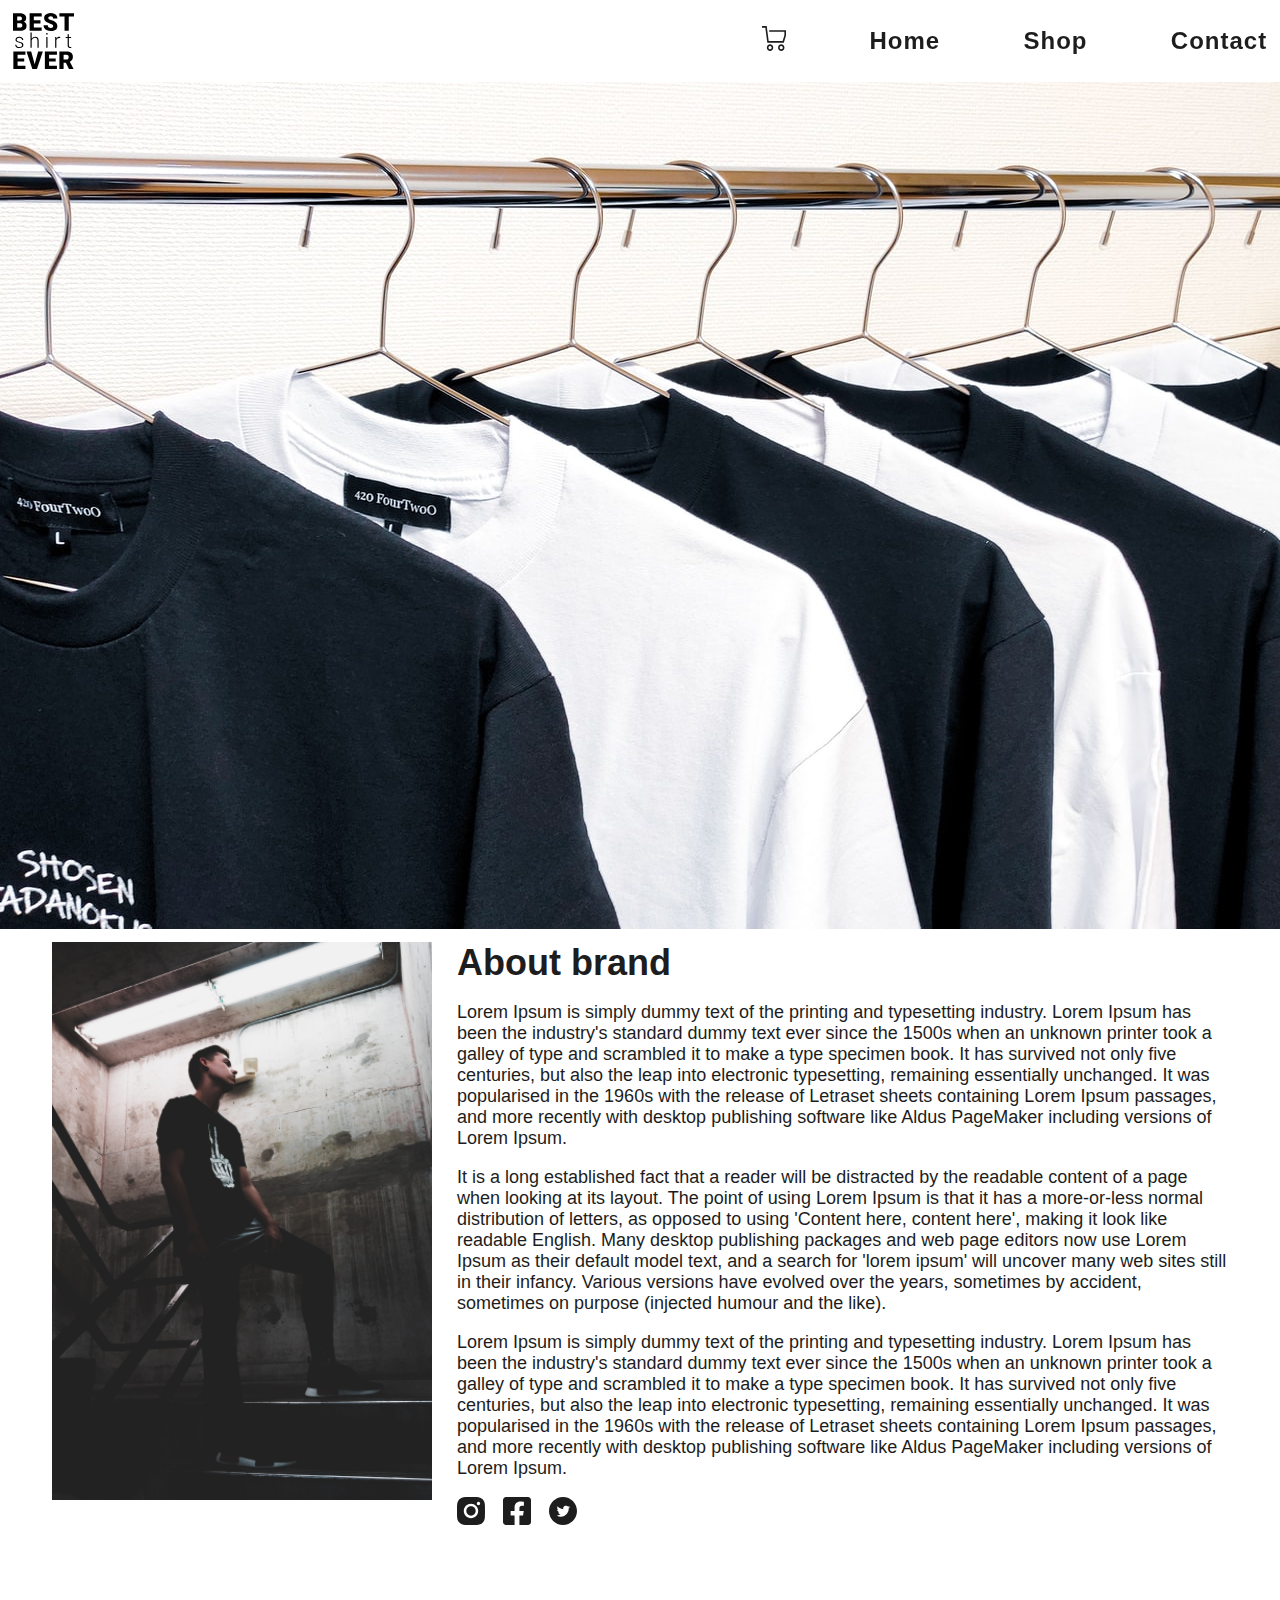
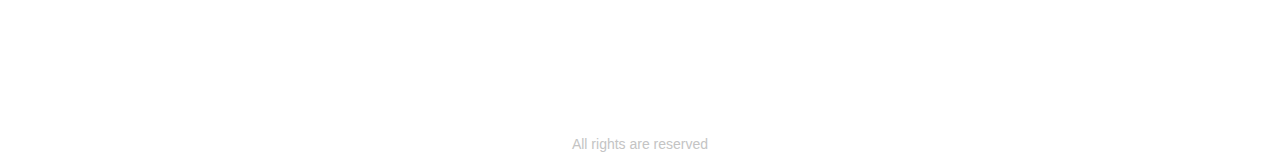
<file: index.html>
<!DOCTYPE html>
<html lang="ru">

<head>
    <meta charset="utf-8">
    <meta name="description"
        content="Hi, everybody. I'm Dmitry and I'm a software engineer. This is my Lab 8.">
        <title>Pimushkin Dmitry</title>
    <link rel="stylesheet" href="css/Home_style.css">

    
</head>

<body id="page-top">
    <nav class="navbar" >
        <!-- контейнер -->
        <a class="logo" href="#page-top">
            <img src="Images/nav_Logo.svg">
        </a>
        <div class="nav_elements">
            
            <!-- кнопка навигации для мобильного режима -->
            <!-- <button></button> -->
            <div class="nav_items">
                <!-- создаём список... -->
                <ul class="ul_nav Maintxt" style="font-size: 24px; font-weight: 550; letter-spacing:1px;">
                    <!-- неупорядоченный -->
                    <dt role="presentation"><a href="index.html"><img src="Images/cart.svg"></a></dt>
                    <dt role="presentation"><a href="index.html">Home</a></dt>
                    <dt role="presentation"><a href="Shop.html" >Shop</a></dt>
                    <dt role="presentation"><a href="Contact.html">Contact</a></dt>
                </ul>
            </div>
        </div>
    </nav>
    <header>
        <!-- контейнер, который будет захватывать навигацию -->
        <div class="intro">
            <!-- содержимое стартовой страницы -->
            <img src="Images/photo-1604898426702-4b4f1c5e973a.jfif">
        </div>
        
    </header>
    <main>
        <section class="about center" id="about">
            <!-- контейнер -->
            <div>
                <!-- строка -->
                <div class="AboutHead">
                    <!-- колонна -->
                     <div>
                        <img id="MyPhoto" src="Images/ian-dooley-pB7dccwGFTM-unsplash 1.png" style="margin-right:2.5rem; height: 95%; "> 


                        </div>
                    <div class="TxtGroup">
                        
                        <!-- фотография -->
                       
                        <div>
                            <h2 class="Maintxt">About brand</h2>
                        </div>
                        <div class="aboutTxt Secondarytxt">
                            <p>Lorem Ipsum is simply dummy text of the printing and typesetting industry.
                            Lorem Ipsum has been the industry's standard dummy text ever since the 1500s
                            when an unknown printer took a galley of type and scrambled it to make a type specimen book.
                            It has survived not only five centuries, but also the leap into electronic typesetting,
                            remaining essentially unchanged. It was popularised in the 1960s with the release of Letraset
                            sheets containing Lorem Ipsum passages, and more recently with desktop publishing software
                            like Aldus PageMaker including versions of Lorem Ipsum.</p>
                            <p>
                                It is a long established fact that a reader will be distracted by the readable content
                                of a page when looking at its layout. The point of using Lorem Ipsum is that it has
                                a more-or-less normal distribution of letters, as opposed to using 'Content here,
                                content here', making it look like readable English. Many desktop publishing packages
                                and web page editors now use Lorem Ipsum as their default model text, and a search for
                                'lorem ipsum' will uncover many web sites still in their infancy. Various versions have
                                evolved over the years, sometimes by accident, sometimes on purpose (injected humour
                                and the like). 
                            </p>
                            <p>Lorem Ipsum is simply dummy text of the printing and typesetting industry.
                                Lorem Ipsum has been the industry's standard dummy text ever since the 1500s
                                when an unknown printer took a galley of type and scrambled it to make a type specimen book.
                                It has survived not only five centuries, but also the leap into electronic typesetting,
                                remaining essentially unchanged. It was popularised in the 1960s with the release of Letraset
                                sheets containing Lorem Ipsum passages, and more recently with desktop publishing software
                                like Aldus PageMaker including versions of Lorem Ipsum.</p>
                                <p>
                        </div>
                        <div class="social">
                            
                            <a href="https://www.instagram.com/">
                                <img src="Images/insta.svg">
                            </a>
                            <a href="https://www.facebook.com/">
                                <img src="Images/facebook.svg">
                            </a>
                            <a href="https://twitter.com/">
                                <img src="Images/twitter.svg">
                            </a>
                        </div>
                    </div>
                    


               
    </main>
    <footer>
   <p class="rights">All rights are reserved</p>
    </footer>


</html>
</file>
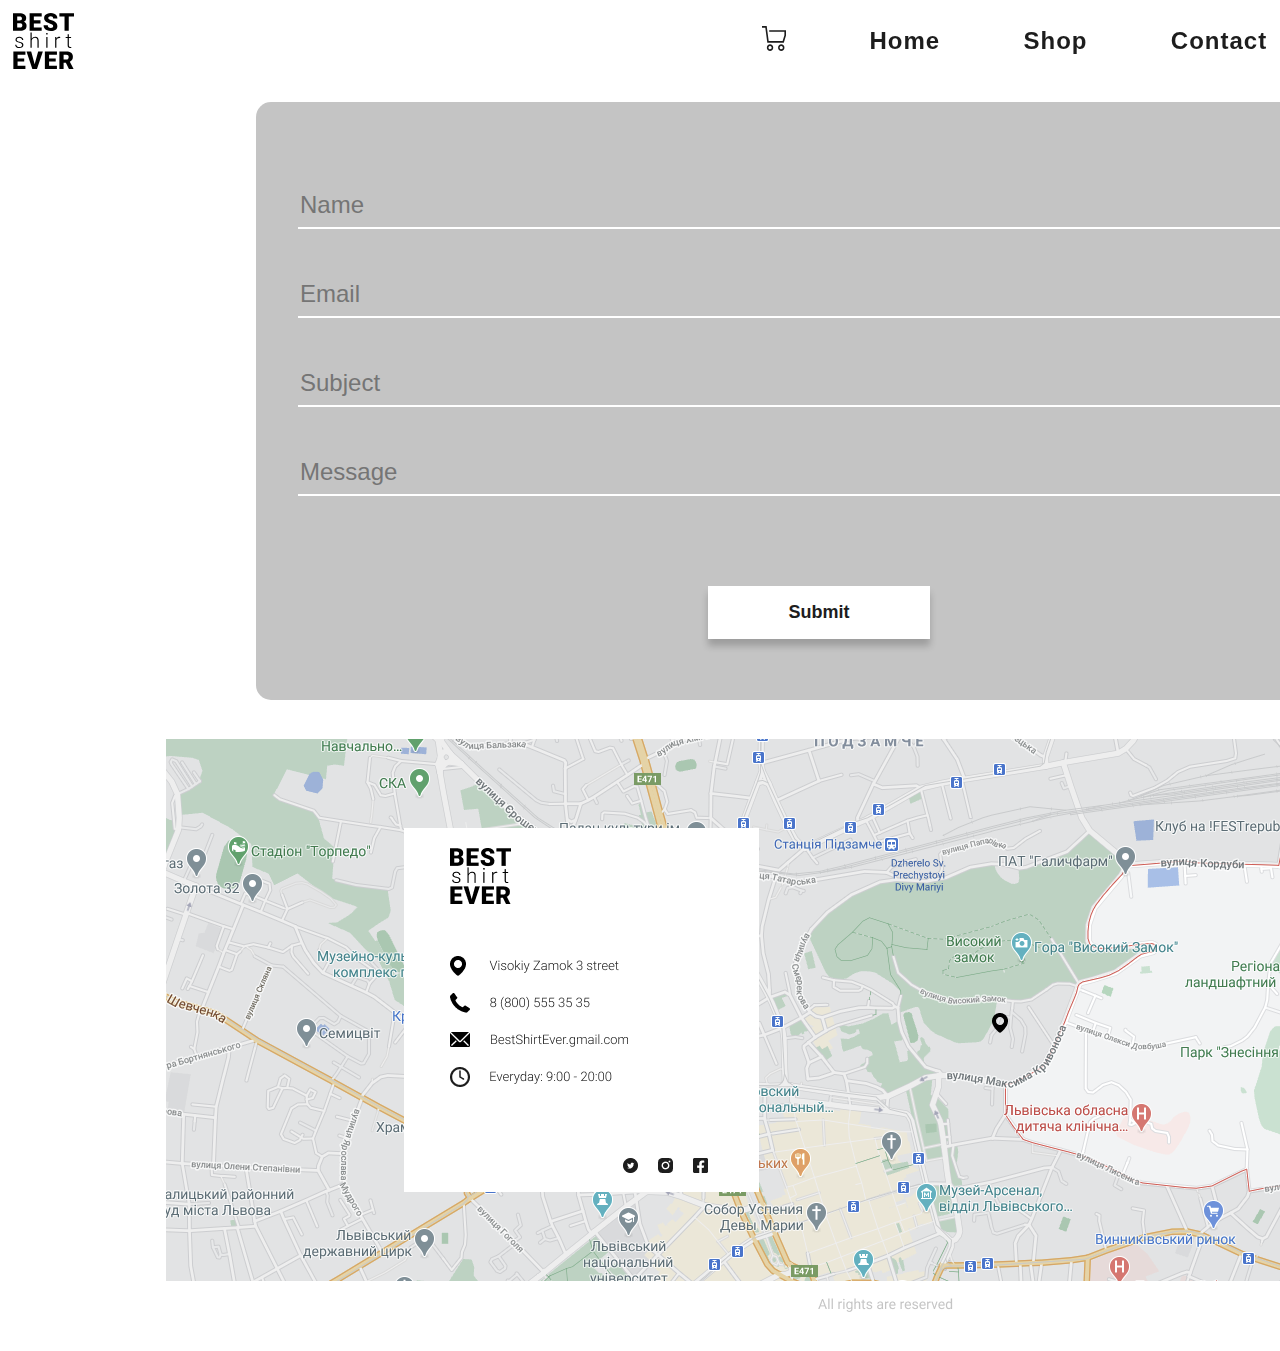
<file: Contact.html>
<!DOCTYPE html>
<html lang="ru">

<head>
    <meta charset="utf-8">
    <meta name="description"
    content="Hi, everybody. I'm Dmitry and I'm a software engineer. This is my Lab 8.">
    <title>Pimushkin Dmitry</title>
    <link rel="stylesheet" href="css/Contact_style.css">

</head>

<body id="page-top">
    <nav class="navbar" >
        <!-- контейнер -->
        <a class="logo" href="#page-top">
            <img src="Images/nav_Logo.svg">
        </a>
        <div class="nav_elements">
            
            <!-- кнопка навигации для мобильного режима -->
            <!-- <button></button> -->
            <div class="nav_items">
                <!-- создаём список... -->
                <ul class="ul_nav Maintxt" style="font-size: 24px; font-weight: 550; letter-spacing:1px; font-family: Arial, Helvetica, sans-serif;">
                    <!-- неупорядоченный -->
                    <dt role="presentation"><a href="index.html"><img src="Images/cart.svg"></a></dt>
                    <dt role="presentation"><a href="index.html">Home</a></dt>
                    <dt role="presentation"><a href="Shop.html" >Shop</a></dt>
                    <dt role="presentation"><a href="Contact.html">Contact</a></dt>
                </ul>
            </div>
        </div>
    </nav>
    <header>
        <!-- контейнер, который будет захватывать навигацию -->
        <div class="intro">
            <!-- содержимое стартовой страницы -->

        </div>
        
    </header>
    <main> 
             <div class="contactForm">
                <form  id="contactForm" name="contactForm">
                    <!-- строка -->
                    <div class="FormInputs">
                        <!-- колонна -->
                        <div class="Maintxt">
                            <div style="margin: 42px;"><input type="text" id="name"
                                    placeholder="Name" required /><small
                                    ></small></div>
                            <div style="margin: 42px;"><input type="email" id="email"
                                    placeholder="Email" required /><small
                                    ></small></div>
                        </div>
                        <!-- колонна -->
                        <div>
                            <div style="margin: 42px;"><input class="form-control" id="subject"
                                    placeholder="Subject" required></input><small
                                    ></small></div>
                        </div>
                        <!-- колонна -->
                        <div style="margin: 42px;">
                            <div><input class="form-control" id="message"
                                    placeholder="Message" required></input><small></small></div>
                        </div>
                        <!-- колонна -->
                        <div>
                            <button id="submitButton" type="submit">Submit</button>
                        </div>

                    </div>
                </form>
            </div>

         <img src="Images/map.png"style="position:relative;left:13%;margin-top:3%;">

    </main>
    <footer>

    </footer>


</html>
</file>
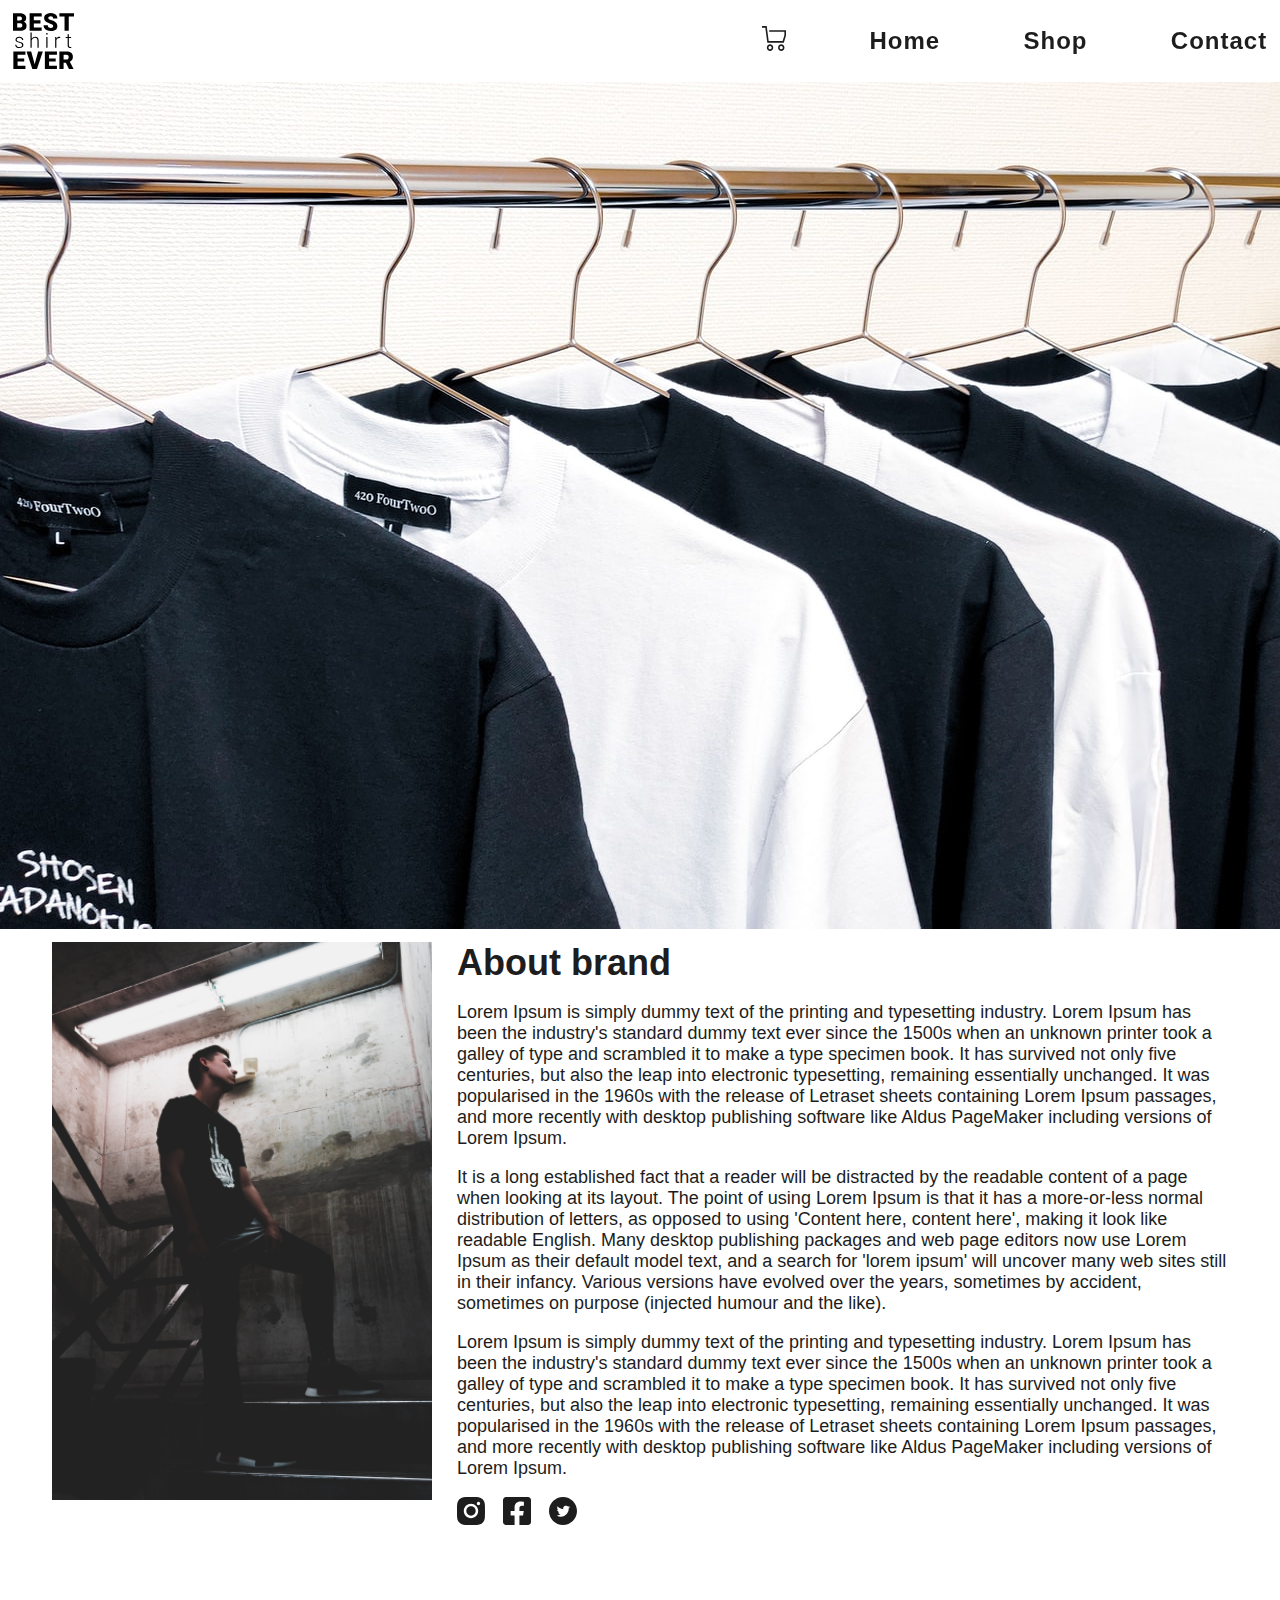
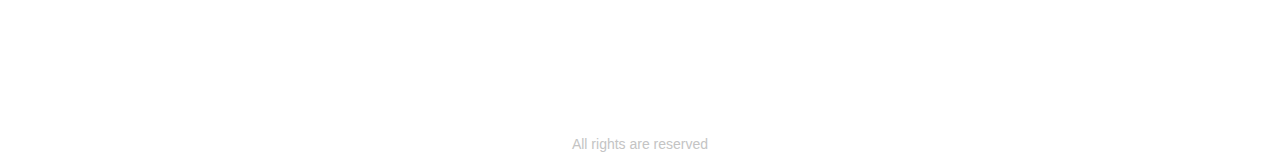
<file: Home.html>
<!DOCTYPE html>
<html lang="ru">

<head>
    <meta charset="utf-8">
    <meta name="description"
        content="Hi, everybody. I'm Dmitry and I'm a software engineer. This is my Lab 8.">
        <title>Pimushkin Dmitry</title>
    <link rel="stylesheet" href="css/Home_style.css">

    
</head>

<body id="page-top">
    <nav class="navbar" >
        <!-- контейнер -->
        <a class="logo" href="#page-top">
            <img src="Images/nav_Logo.svg">
        </a>
        <div class="nav_elements">
            
            <!-- кнопка навигации для мобильного режима -->
            <!-- <button></button> -->
            <div class="nav_items">
                <!-- создаём список... -->
                <ul class="ul_nav Maintxt" style="font-size: 24px; font-weight: 550; letter-spacing:1px;">
                    <!-- неупорядоченный -->
                    <dt role="presentation"><a href="Home.html"><img src="Images/cart.svg"></a></dt>
                    <dt role="presentation"><a href="Home.html">Home</a></dt>
                    <dt role="presentation"><a href="Shop.html" >Shop</a></dt>
                    <dt role="presentation"><a href="Contact.html">Contact</a></dt>
                </ul>
            </div>
        </div>
    </nav>
    <header>
        <!-- контейнер, который будет захватывать навигацию -->
        <div class="intro">
            <!-- содержимое стартовой страницы -->
            <img src="Images/photo-1604898426702-4b4f1c5e973a.jfif">
        </div>
        
    </header>
    <main>
        <section class="about center" id="about">
            <!-- контейнер -->
            <div>
                <!-- строка -->
                <div class="AboutHead">
                    <!-- колонна -->
                     <div>
                        <img id="MyPhoto" src="Images/ian-dooley-pB7dccwGFTM-unsplash 1.png" style="margin-right:2.5rem; height: 95%; "> 


                        </div>
                    <div class="TxtGroup">
                        
                        <!-- фотография -->
                       
                        <div>
                            <h2 class="Maintxt">About brand</h2>
                        </div>
                        <div class="aboutTxt Secondarytxt">
                            <p>Lorem Ipsum is simply dummy text of the printing and typesetting industry.
                            Lorem Ipsum has been the industry's standard dummy text ever since the 1500s
                            when an unknown printer took a galley of type and scrambled it to make a type specimen book.
                            It has survived not only five centuries, but also the leap into electronic typesetting,
                            remaining essentially unchanged. It was popularised in the 1960s with the release of Letraset
                            sheets containing Lorem Ipsum passages, and more recently with desktop publishing software
                            like Aldus PageMaker including versions of Lorem Ipsum.</p>
                            <p>
                                It is a long established fact that a reader will be distracted by the readable content
                                of a page when looking at its layout. The point of using Lorem Ipsum is that it has
                                a more-or-less normal distribution of letters, as opposed to using 'Content here,
                                content here', making it look like readable English. Many desktop publishing packages
                                and web page editors now use Lorem Ipsum as their default model text, and a search for
                                'lorem ipsum' will uncover many web sites still in their infancy. Various versions have
                                evolved over the years, sometimes by accident, sometimes on purpose (injected humour
                                and the like). 
                            </p>
                            <p>Lorem Ipsum is simply dummy text of the printing and typesetting industry.
                                Lorem Ipsum has been the industry's standard dummy text ever since the 1500s
                                when an unknown printer took a galley of type and scrambled it to make a type specimen book.
                                It has survived not only five centuries, but also the leap into electronic typesetting,
                                remaining essentially unchanged. It was popularised in the 1960s with the release of Letraset
                                sheets containing Lorem Ipsum passages, and more recently with desktop publishing software
                                like Aldus PageMaker including versions of Lorem Ipsum.</p>
                                <p>
                        </div>
                        <div class="social">
                            
                            <a href="https://www.instagram.com/">
                                <img src="Images/insta.svg">
                            </a>
                            <a href="https://www.facebook.com/">
                                <img src="Images/facebook.svg">
                            </a>
                            <a href="https://twitter.com/">
                                <img src="Images/twitter.svg">
                            </a>
                        </div>
                    </div>
                    


               
    </main>
    <footer>
   <p class="rights">All rights are reserved</p>
    </footer>


</html>
</file>
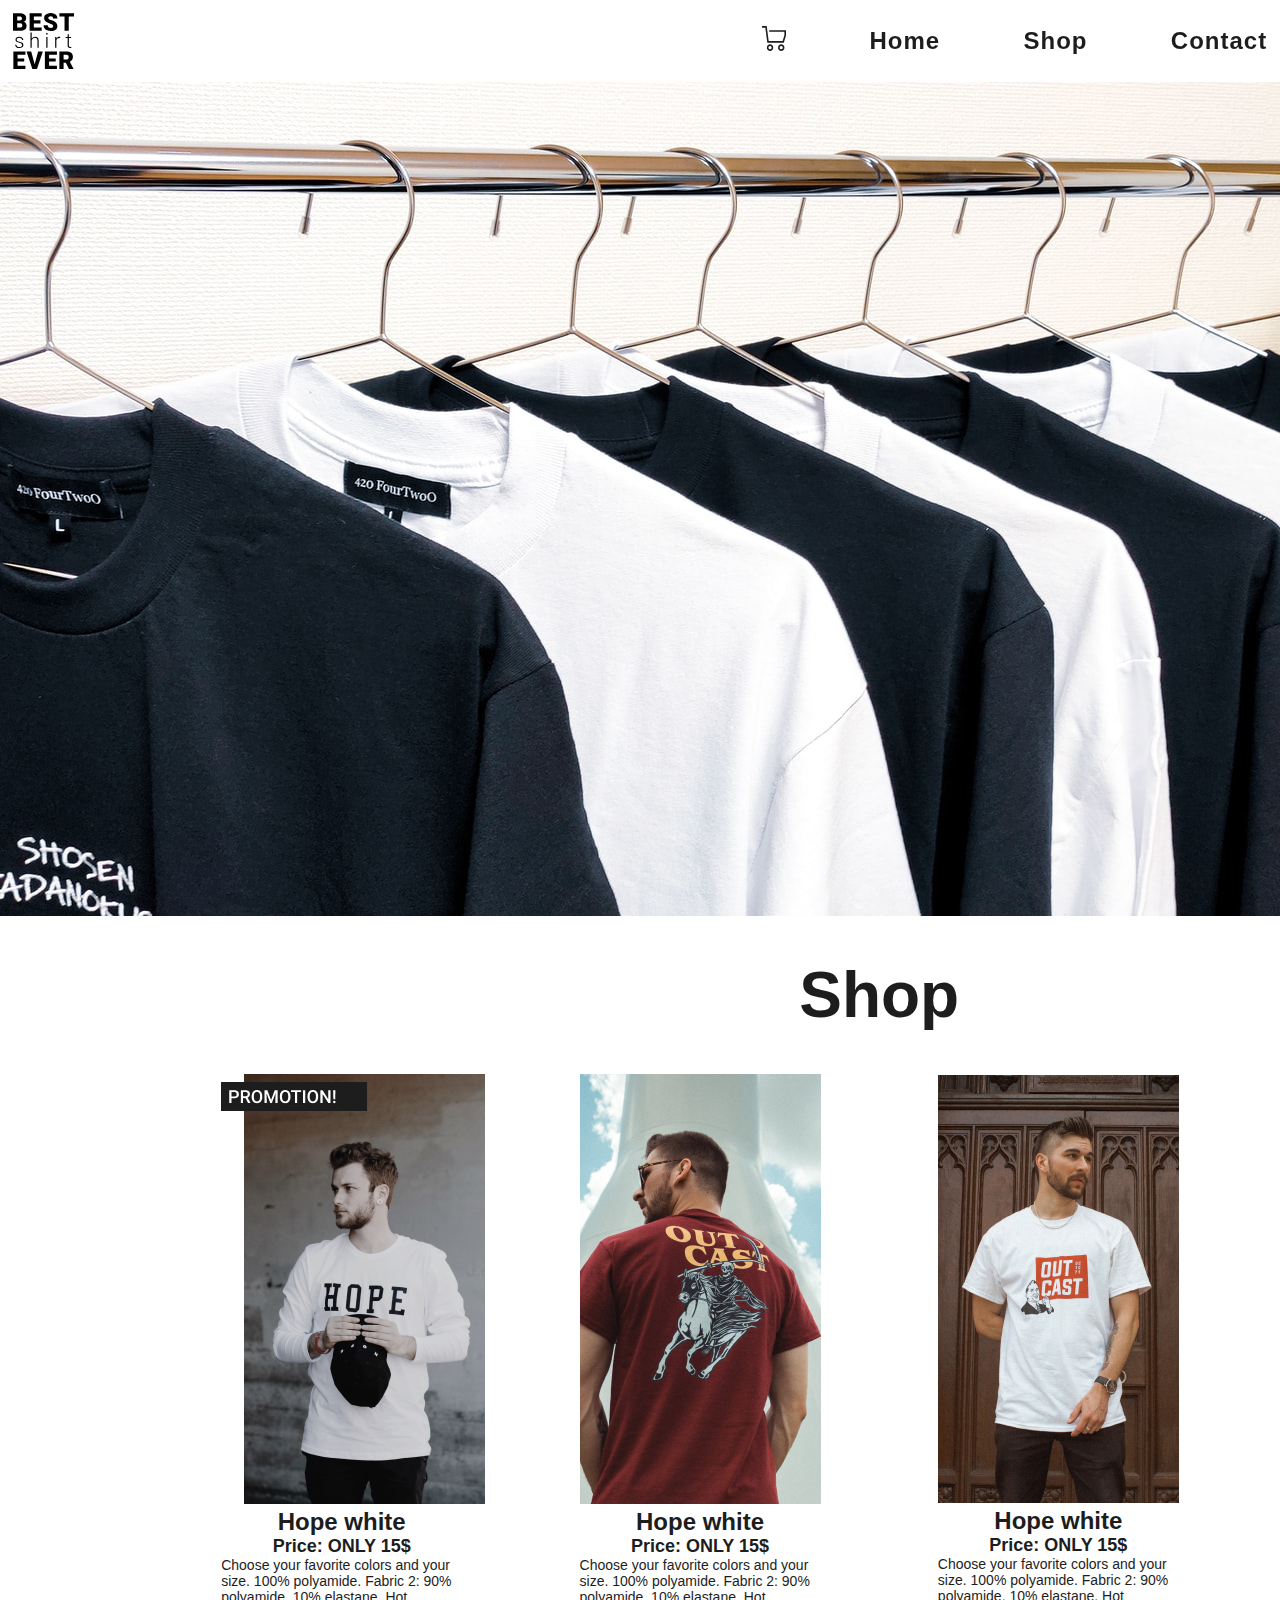
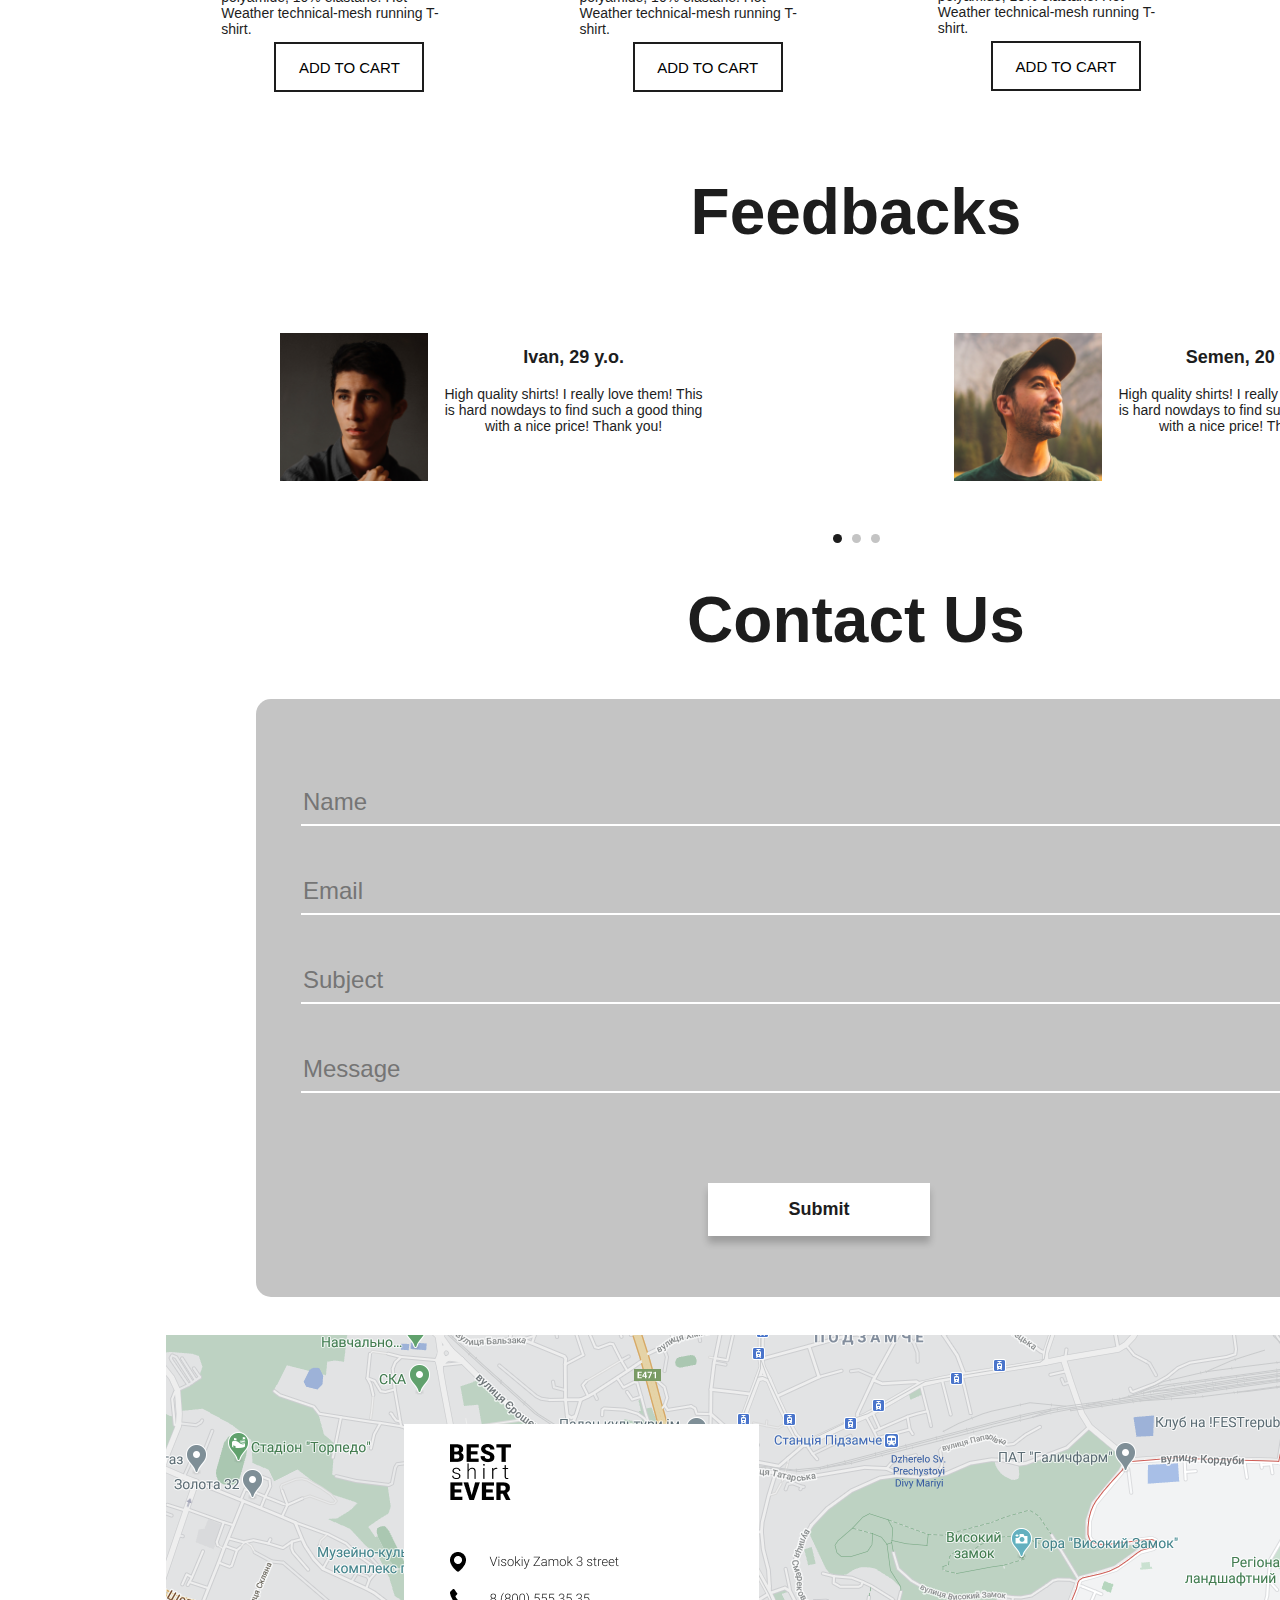
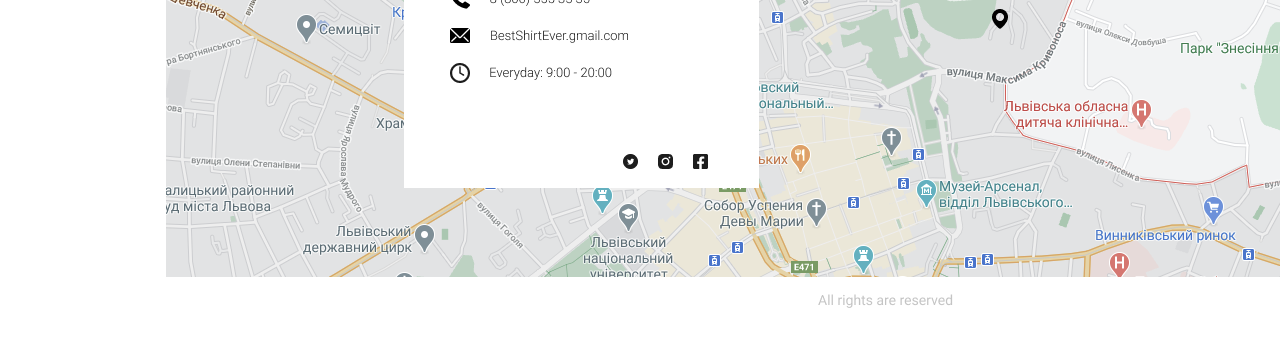
<file: Shop.html>
<!DOCTYPE html>
<html lang="ru">

<head>
    <meta charset="utf-8">
    <meta name="description"
    content="Hi, everybody. I'm Dmitry and I'm a software engineer. This is my Lab 8.">
        <title>Pimushkin Dmitry</title>
    <link rel="stylesheet" href="css/Shop_style.css">

   
</head>

<body id="page-top">
    <nav class="navbar" >
        <!-- контейнер -->
        <a class="logo" href="#page-top">
            <img src="Images/nav_Logo.svg">
        </a>
        <div class="nav_elements">
            
            <!-- кнопка навигации для мобильного режима -->
            <!-- <button></button> -->
            <div class="nav_items">
                <!-- создаём список... -->
                <ul class="ul_nav Maintxt" style="font-size: 24px; font-weight: 550; letter-spacing:1px; font-family: Arial, Helvetica, sans-serif;">
                    <!-- неупорядоченный -->
                    <dt role="presentation"><a href="index.html"><img src="Images/cart.svg"></a></dt>
                    <dt role="presentation"><a href="index.html">Home</a></dt>
                    <dt role="presentation"><a href="Shop.html" >Shop</a></dt>
                    <dt role="presentation"><a href="Contact.html">Contact</a></dt>
                </ul>
            </div>
        </div>
    </nav>
    <header>
        <!-- контейнер, который будет захватывать навигацию -->
        <div class="intro">
            <!-- содержимое стартовой страницы -->
            <img src="Images/photo-1604898426702-4b4f1c5e973a.jfif">
        </div>
        
    </header>
    <main>
        <section class="about" id="about">
            <div>
                <h2 >Shop</h2>
            </div>
            <div class="products">
                <div class="product">
                    <img src="Images/photo_product1.png">
                    <p class="Secondarytxt" style="text-align: center; margin: 0;">Hope white</p>
                    <p class="Secondarytxt" style="text-align: center; margin: 0; font-size: 18px;">Price: ONLY 
                        15$</p>
                    <p style="margin: 0;  font-family:Arial, Helvetica, sans-serif, sans-serif;
                    font-style: normal; font-size: 14px;">Choose your favorite colors and your size.
                        100% polyamide. Fabric 2: 90% polyamide,
                        10% elastane. Hot Weather technical-mesh
                        running T-shirt.</p>
                        <button class="ShopBTN" title="ADD TO CART">
                            <P style="font-size: 15px; margin: 0;">ADD TO CART</P>
                        </button>
                </div>
                <div class="product">
                    <img src="Images/photo_product2.png">
                    <p class="Secondarytxt" style="text-align: center; margin: 0;">Hope white</p>
                    <p class="Secondarytxt" style="text-align: center; margin: 0; font-size: 18px;">Price: ONLY 
                        15$</p>
                    <p style="margin: 0;  font-family:Arial, Helvetica, sans-serif, sans-serif;
                    font-style: normal; font-size: 14px;">Choose your favorite colors and your size.
                        100% polyamide. Fabric 2: 90% polyamide,
                        10% elastane. Hot Weather technical-mesh
                        running T-shirt.</p>
                        <button class="ShopBTN" title="ADD TO CART">
                            <P style="font-size: 15px; margin: 0;">ADD TO CART</P>
                        </button>
                </div>
                <div class="product">
                    <img src="Images/photo_product3.png">
                    <p class="Secondarytxt" style="text-align: center; margin: 0;">Hope white</p>
                    <p class="Secondarytxt" style="text-align: center; margin: 0; font-size: 18px;">Price: ONLY 
                        15$</p>
                    <p style="margin: 0;  font-family:Arial, Helvetica, sans-serif, sans-serif;
                    font-style: normal; font-size: 14px;">Choose your favorite colors and your size.
                        100% polyamide. Fabric 2: 90% polyamide,
                        10% elastane. Hot Weather technical-mesh
                        running T-shirt.</p>
                        <button class="ShopBTN" title="ADD TO CART">
                            <P style="font-size: 15px; margin: 0;">ADD TO CART</P>
                        </button>
                </div>
                <div class="product">
                    <img src="Images/photo_product4.png">
                    <p class="Secondarytxt" style="text-align: center; margin: 0;">Hope white</p>
                    <p class="Secondarytxt" style="text-align: center; margin: 0; font-size: 18px;">Price: ONLY 
                        15$</p>
                    <p style="margin: 0;  font-family:Arial, Helvetica, sans-serif, sans-serif;
                    font-style: normal; font-size: 14px;">Choose your favorite colors and your size.
                        100% polyamide. Fabric 2: 90% polyamide,
                        10% elastane. Hot Weather technical-mesh
                        running T-shirt.</p>
                        <button class="ShopBTN" title="ADD TO CART">
                            <P style="font-size: 15px; margin: 0;">ADD TO CART</P>
                        </button>
                </div>
            </div>
         </section> 
         <section class="feedback">
             <h2>Feedbacks</h2>
             <div class="feedback_items">

                 <div class="feedback_pannel">
                     <img src="Images/face1.png">
                     <div style="margin-left: 2%;">
                     <p class="Secondarytxt"style="margin-top: 5%; font-size: 18px;">Ivan, 29 y.o.</p>
                     <p class="Secondarytxt" style="margin-top: 0; width: 272px;font-size: 14px; font-weight: 300;">High quality shirts! I really love them!
                         This is hard nowdays to find such a good
                         thing with a nice price! Thank you!</p>
                        </div>
                 </div>
                 <div class="feedback_pannel">
                    <img src="Images/face2.png">
                    <div style="margin-left: 2%;">
                    <p class="Secondarytxt"style="margin-top: 5%; font-size: 18px;">Semen, 20 y.o.</p>
                    <p class="Secondarytxt" style="margin-top: 0; width: 272px;font-size: 14px; font-weight: 300;">High quality shirts! I really love them!
                        This is hard nowdays to find such a good
                        thing with a nice price! Thank you!</p>
                       </div>
                </div>
             </div>

             </div>

             <img src="Images/points.svg">

             <h2>Contact Us</h2>
             <div class="contactForm">
                <form  id="contactForm" name="contactForm">
                    <!-- строка -->
                    <div class="FormInputs">
                        <!-- колонна -->
                        <div class="Maintxt">
                            <div style="margin: 42px;"><input type="text" id="name"
                                    placeholder="Name" required /><small
                                    ></small></div>
                            <div style="margin: 42px;"><input type="email" id="email"
                                    placeholder="Email" required /><small
                                    ></small></div>
                        </div>
                        <!-- колонна -->
                        <div>
                            <div style="margin: 42px;"><input class="form-control" id="subject"
                                    placeholder="Subject" required></input><small
                                    ></small></div>
                        </div>
                        <!-- колонна -->
                        <div style="margin: 42px;">
                            <div><input class="form-control" id="message"
                                    placeholder="Message" required></input><small></small></div>
                        </div>
                        <!-- колонна -->
                        <div>
                            <button id="submitButton" type="submit">Submit</button>
                        </div>

                    </div>
                </form>
            </div>
         </section>
         <img src="Images/map.png"style="position:relative;left:13%;margin-top:3%;">

    </main>
    <footer>

    </footer>


</html>
</file>
<file: css/Home_style.css>
::-webkit-scrollbar {
  width: 0px;
}

a:link {
  color:#1D1D1D;
  text-decoration: none;
}
a:visited {
  color: #1D1D1D;
}
dt:hover {
  border-bottom: 3px solid #1D1D1D;
}
h2{
margin-top: 0;
font-size: 36px;
margin-bottom: 0%;
}
button:focus{
  outline:none;
}
h3{
  font-size: 18px;
  margin-top: 5;
  
}



.Maintxt{
  font-family:Arial, Helvetica, sans-serif, sans-serif;
  font-style: normal;
  font-weight: bold;
}
.Secondarytxt{
  font-family:Arial, Helvetica, sans-serif, sans-serif;
  font-style: normal;
  font-weight: 100;
  font-size: 18px;

}
.center{
  display: flex;
  width: 100%;
  justify-content: center;
}
body{
width: 100vw;
height: 100vh;
margin: 0;
padding: 0;
background-color: white; 
color: #1D1D1D;
}



.navbar{
position: fixed;
display: flex;
justify-content: center;
width: 100%;
height: 82px;
background-color:  white;
z-index:1
}
.nav_elements{
position: relative;
display: flex;
align-items: flex-end;
width: 100%;
}

.logo{
display: flex;
position: relative;
left: 1%;

}
.navbar{
position: fixed;
width: 100%;
height: 82px;
display: flex;
flex-direction: row;
justify-content: space-between;
align-items: center;
}

.logo, .ul{
  position: fixed;
}

.nav_items{
display: flex;
width: 99%;
justify-content:flex-end;
flex-direction: row;

}
.ul_nav{ 
display: flex;
flex-direction: row;
justify-content: space-between;
align-items: center;
color: white;
width: 505px;

}
.intro{
position: relative;
height:942px ;
display: flex;
justify-content: center;
align-items: center;

}


.about{
position: relative;
height:780px ;
}
.aboutTxt{
  width: 771px;
}
.AboutHead{
display: flex;
margin-bottom: 1.8rem;
}

.AboutBTNdiv{
  width: 460px;
  display: flex;
  justify-content: space-between;

}
.AboutBTN{
padding: 0;
border: none;
background: none;
}
.AboutClowd{
  position: relative;
  display: flex;
}
.SkillsTxt{
width: 732px;
height: 299px;
position: absolute;
top:55%;
left: 24.8%;
display: flex;
align-items:space-between;

}
.AboutColumn1{
  position: relative;

  width: 370px;
  margin-right:4rem;
  height: 299px;
}
.AboutColumn2{
  position: absolute;
  width: 302px;
  height: 299px;


}


.social{
  display: flex;
  justify-content: space-between;
  align-items: center;
  width: 120px;
}
footer{
position: relative;
display: flex;
justify-content: center;
}
.rights{
font-family: Arial, Helvetica, sans-serif;
font-size: 14px;
color:#C4C4C4;
font-weight: 200;
text-align: center;
}
</file>
<file: css/Contact_style.css>
::-webkit-scrollbar {
    width: 0px;
  }
  
  a:link {
    color:#1D1D1D;
    text-decoration: none;
  }
  a:visited {
    color: #1D1D1D;
  }
  dt:hover {
    border-bottom: 3px solid #1D1D1D;
  }
  h2{
 margin-top: 5%;
  margin-bottom: 0%;
  font-family:Arial, Helvetica, sans-serif, sans-serif;
  font-style: normal;
  font-weight: bold;
  font-size: 48pt;
  text-align: center;
  
  }
  button:focus{
    outline:none;
  }
  h3{
    font-size: 18px;
    margin-top: 5;
    
  }
  
  .Secondarytxt{
    font-family:Arial, Helvetica, sans-serif, sans-serif;
    font-style: normal;
    font-weight: 600;
    font-size: 24px;
  }
  
  body{
  width: 100vw;
  height: 100vh;
  margin: 0;
  padding: 0;
  background-color: white; 
  color: #1D1D1D;
  }
  
  
  
  .navbar{
  position: fixed;
  display: flex;
  justify-content: center;
  width: 100%;
  height: 82px;
  background-color:  white;
  z-index:1
  }
  .nav_elements{
  position: relative;
  display: flex;
  align-items: flex-end;
  width: 100%;
  }
  
  .logo{
  display: flex;
  position: relative;
  left: 1%;
  
  }
  .navbar{
  position: fixed;
  width: 100%;
  height: 82px;
  display: flex;
  flex-direction: row;
  justify-content: space-between;
  align-items: center;
  }
  
  .logo, .ul{
    position: fixed;
  }
  
  .nav_items{
  display: flex;
  width: 99%;
  justify-content:flex-end;
  flex-direction: row;
  
  }
  .ul_nav{ 
  display: flex;
  flex-direction: row;
  justify-content: space-between;
  align-items: center;
  color: white;
  width: 505px;
  
  }
  .intro{
  position: relative;
  display: flex;
  justify-content: center;
  align-items: center;
  
  }
  .about{
    position: relative;
    width: 1400px;
  left: 14%;
  }

  .contact{
    position: relative;
    height:942px;
    display: flex;
    justify-content: center;
    text-align: center;
    }
    .contactForm{
    height: 598px;
    width: 1130px;
    background-color:#C4C4C4;
    border-radius:15px;
    margin-top: 8%;
    position: relative;
    left: 20%;

    
    }
    .FormInputs{
    position: relative;
    top: 5rem;
    height:468px;
    }
    input{
      background:none;
      border-bottom: 2px solid white;
      border-top: none;
      border-left: none;
      border-right: none;
      height: 43px;
      width: 1036px;
      outline: none;  
      color:white;
      font-size: 24px;
      }
      #submitButton{
        position: relative;
        left: 40%;
        height: 53px;
        width: 222px;
        background: white;
        display: flex;
        align-items: center;
        justify-content: center;
        margin-top:90px ;
        color:#1D1D1D;
        font-size: 18px;
        font-weight: bold;
        border:none;
        box-shadow: 0px 7px 7px rgba(0, 0, 0, 0.2);
        }
  
  footer{
  position: relative;
  display: flex;
  justify-content: center;
  }
  .rights{
  font-family: Arial, Helvetica, sans-serif;
  font-size: 14px;
  color:#C4C4C4;
  font-weight: 200;
  position: relative;
  left: 1.2%;
  }
</file>
<file: css/Shop_style.css>
::-webkit-scrollbar {
  width: 0px;
}

a:link {
  color:#1D1D1D;
  text-decoration: none;
}
a:visited {
  color: #1D1D1D;
}
dt:hover {
  border-bottom: 3px solid #1D1D1D;
}
h2{
  margin-top: 3%;
margin-bottom: 0%;
font-family:Arial, Helvetica, sans-serif, sans-serif;
font-style: normal;
font-weight: bold;
font-size: 48pt;
text-align: center;

}
button:focus{
  outline:none;
}
h3{
  font-size: 18px;
  margin-top: 5;
  
}

.Secondarytxt{
  font-family:Arial, Helvetica, sans-serif, sans-serif;
  font-style: normal;
  font-weight: 600;
  font-size: 24px;
}

body{
width: 100vw;
height: 100vh;
margin: 0;
padding: 0;
background-color: white; 
color: #1D1D1D;
}



.navbar{
position: fixed;
display: flex;
justify-content: center;
width: 100%;
height: 82px;
background-color:  white;
z-index:1
}
.nav_elements{
position: relative;
display: flex;
align-items: flex-end;
width: 100%;
}

.logo{
display: flex;
position: relative;
left: 1%;

}
.navbar{
position: fixed;
width: 100%;
height: 82px;
display: flex;
flex-direction: row;
justify-content: space-between;
align-items: center;
}

.logo, .ul{
  position: fixed;
}

.nav_items{
display: flex;
width: 99%;
justify-content:flex-end;
flex-direction: row;

}
.ul_nav{ 
display: flex;
flex-direction: row;
justify-content: space-between;
align-items: center;
color: white;
width: 505px;

}
.intro{
position: relative;
display: flex;
justify-content: center;
align-items: center;

}
.about{
  position: relative;
  width: 1400px;
left: 14%;
}
.products{
display: flex;
align-items: center;
justify-content: space-between;
}
.product{
  width: 241px;
  margin: 3%;
}
.ShopBTN{
  margin: 5px;
  width: 150px;
  height: 50px;
  background-color:white;
  border: 2px solid #1D1D1D;
position: relative;
left: 20%;
}
.feedback{
width: 1200px;
text-align: center;
left: 20%;
position: relative;
}
.feedback_items{
  display: flex;
  align-items: center;
justify-content: space-between;
margin-top: 5%;
margin-bottom: 2%;

}
.feedback_pannel{
width: 478px;
height: 148px;
background-color:white;
display: flex;
margin: 2%;
}

.contact{
  position: relative;
  height:942px;
  display: flex;
  justify-content: center;
  text-align: center;
  }
  .contactForm{
  height: 598px;
  width: 1130px;
  background-color:#C4C4C4;
  border-radius:15px;
  
  }
  .FormInputs{
  position: relative;
  top: 5rem;
  height:468px;
  }
  input{
    background:none;
    border-bottom: 2px solid white;
    border-top: none;
    border-left: none;
    border-right: none;
    height: 43px;
    width: 1036px;
    outline: none;  
    color:white;
    font-size: 24px;
    }
    #submitButton{
      position: relative;
      left: 40%;
      height: 53px;
      width: 222px;
      background: white;
      display: flex;
      align-items: center;
      justify-content: center;
      margin-top:90px ;
      color:#1D1D1D;
      font-size: 18px;
      font-weight: bold;
      border:none;
      box-shadow: 0px 7px 7px rgba(0, 0, 0, 0.2);
      }

footer{
position: relative;
display: flex;
justify-content: center;
}
.rights{
font-family: Arial, Helvetica, sans-serif;
font-size: 14px;
color:#C4C4C4;
font-weight: 200;
position: relative;
left: 1.2%;
}
</file>
